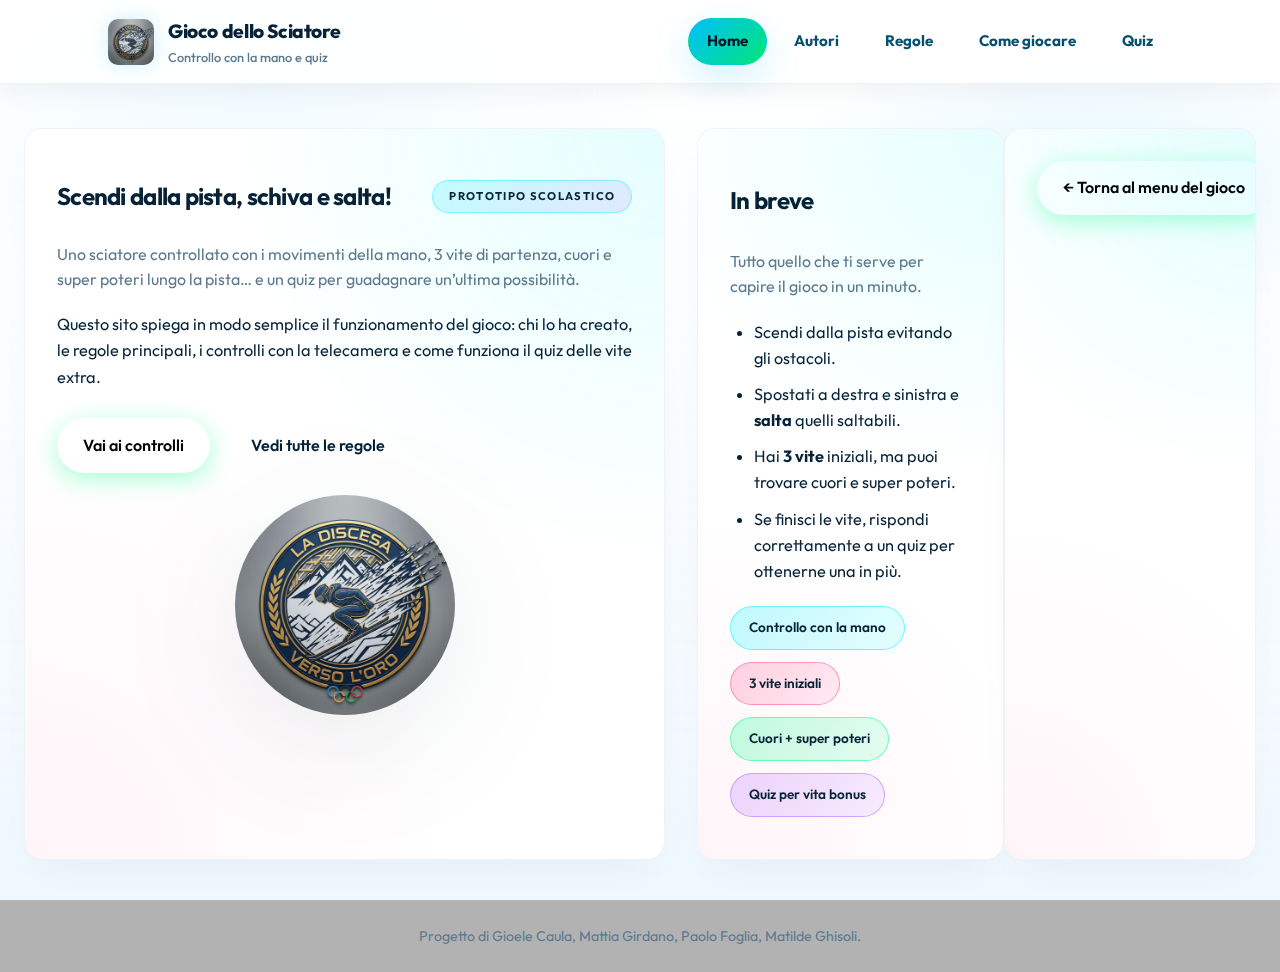
<file: sito/index.html>
<!DOCTYPE html>
<html lang="it">
<head>
  <meta charset="UTF-8" />
  <meta name="viewport" content="width=device-width, initial-scale=1.0" />
  <meta name="description" content="Gioco dello Sciatore - Uno sciatore controllato con i movimenti della mano, 3 vite, cuori e super poteri. Scopri le regole e gioca!" />
  <title>Gioco dello Sciatore – Home</title>
  <link rel="stylesheet" href="styles.css" />
</head>
<body>
  <div class="app-shell">
    <header class="app-header">
      <div class="app-header-inner">
        <div class="brand">
          <img src="./logo-discesa.png" alt="La Discesa verso l'Oro - logo" class="brand-logo" />
          <div>
            <div class="brand-text-main">Gioco dello Sciatore</div>
            <div class="brand-text-sub">Controllo con la mano e quiz</div>
          </div>
        </div>
        <nav class="nav-links">
          <a href="indexSito.html" class="nav-link nav-active">Home</a>
          <a href="autori.html" class="nav-link">Autori</a>
          <a href="regole.html" class="nav-link">Regole</a>
          <a href="come-giocare.html" class="nav-link">Come giocare</a>
          <a href="quiz.html" class="nav-link">Quiz</a>
        </nav>
      </div>
    </header>

    <main class="app-main">
      <div class="page page-hero-layout">
        <section class="card">
          <div class="card-header">
            <div class="card-title-row">
              <h1 class="card-title">Scendi dalla pista, schiva e salta!</h1>
              <span class="card-tag">Prototipo scolastico</span>
            </div>
            <p class="card-subtitle">
              Uno sciatore controllato con i movimenti della mano, 3 vite di partenza,
              cuori e super poteri lungo la pista… e un quiz per guadagnare un’ultima possibilità.
            </p>
          </div>
          <div class="card-body">
            <p>
              Questo sito spiega in modo semplice il funzionamento del gioco:
              chi lo ha creato, le regole principali, i controlli con la telecamera
              e come funziona il quiz delle vite extra.
            </p>
            <div class="hero-actions">
              <a href="come-giocare.html" class="button-primary">
                Vai ai controlli
              </a>
              <a href="regole.html" class="button-ghost">
                Vedi tutte le regole
              </a>
            </div>
            <div class="card-logo">
              <img src="logo-discesa.png" class="large-logo" alt="Logo" />
            </div>
          </div>
        </section>

        

        <section class="card">
          <div class="card-header">
            <div class="card-title-row">
              <h2 class="card-title">In breve</h2>
            </div>
            <p class="card-subtitle text-soft">
              Tutto quello che ti serve per capire il gioco in un minuto.
            </p>
          </div>
          <div class="card-body">
            <ul>
              <li>Scendi dalla pista evitando gli ostacoli.</li>
              <li>Spostati a destra e sinistra e <strong>salta</strong> quelli saltabili.</li>
              <li>Hai <strong>3 vite</strong> iniziali, ma puoi trovare cuori e super poteri.</li>
              <li>
                Se finisci le vite, rispondi correttamente a un quiz per ottenerne una in più.
              </li>
            </ul>
            <div class="badge-row">
              <span class="badge">Controllo con la mano</span>
              <span class="badge">3 vite iniziali</span>
              <span class="badge">Cuori + super poteri</span>
              <span class="badge">Quiz per vita bonus</span>
            </div>
          </div>
        </section>
      </div>
        <section class="card">
          <div class="card-body" style="text-align: center;">
            <a href="../menu.html" class="button-primary">← Torna al menu del gioco</a>
          </div>
        </section>
      </div>
    </main>

    <footer class="app-footer">
      Progetto di Gioele Caula, Mattia Girdano, Paolo Foglia, Matilde Ghisoli.
    </footer>
  </div>
</body>
</html>
</file>
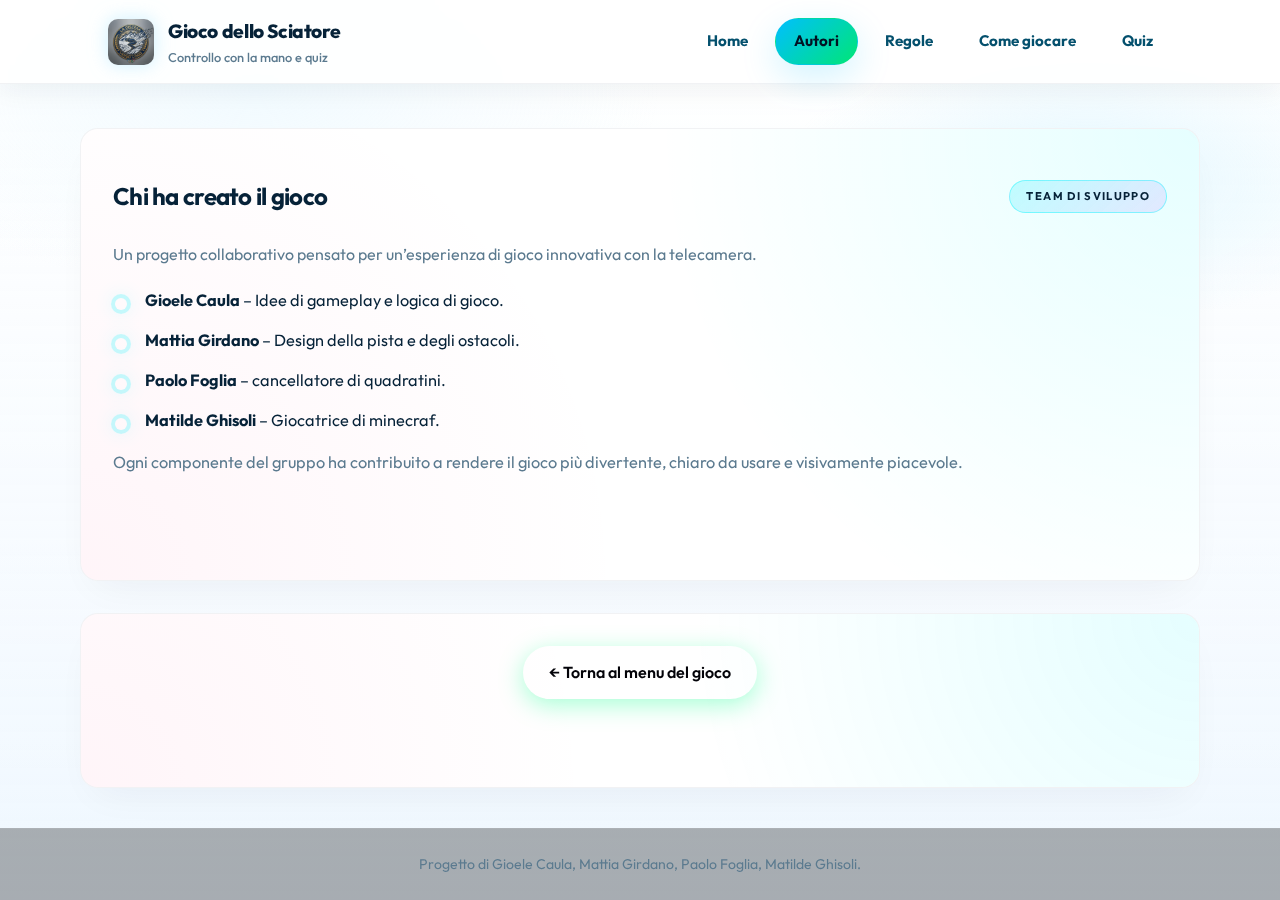
<file: sito/autori.html>
<!DOCTYPE html>
<html lang="it">
<head>
  <meta charset="UTF-8" />
  <title>Gioco dello Sciatore – Autori</title>
  <link rel="stylesheet" href="styles.css" />
</head>
<body>
  <div class="app-shell">
    <header class="app-header">
      <div class="app-header-inner">
        <div class="brand">
          <img src="logo-discesa.png" alt="Logo" class="brand-logo" />
          <div>
            <div class="brand-text-main">Gioco dello Sciatore</div>
            <div class="brand-text-sub">Controllo con la mano e quiz</div>
          </div>
        </div>
        <nav class="nav-links">
          <a href="index.html" class="nav-link">Home</a>
          <a href="autori.html" class="nav-link nav-active">Autori</a>
          <a href="regole.html" class="nav-link">Regole</a>
          <a href="come-giocare.html" class="nav-link">Come giocare</a>
          <a href="quiz.html" class="nav-link">Quiz</a>
        </nav>
      </div>
    </header>

    <main class="app-main">
      <div class="page">
        <section class="card">
          <div class="card-header">
            <div class="card-title-row">
              <h1 class="card-title">Chi ha creato il gioco</h1>
              <span class="card-tag">Team di sviluppo</span>
            </div>
            <p class="card-subtitle text-soft">
              Un progetto collaborativo pensato per un’esperienza di gioco innovativa con la telecamera.
            </p>
          </div>
          <div class="card-body">
            <ul class="timeline">
              <li class="timeline-item"><strong>Gioele Caula</strong> – Idee di gameplay e logica di gioco.</li>
              <li class="timeline-item"><strong>Mattia Girdano</strong> – Design della pista e degli ostacoli.</li>
              <li class="timeline-item"><strong>Paolo Foglia</strong> – cancellatore di quadratini.</li>
              <li class="timeline-item"><strong>Matilde Ghisoli</strong> – Giocatrice di minecraf.</li>
            </ul>
            <p style="margin-top: 16px;" class="text-soft">
              Ogni componente del gruppo ha contribuito a rendere il gioco più divertente,
              chiaro da usare e visivamente piacevole.
            </p>
          </div>
        </section>
        <section class="card">
          <div class="card-body" style="text-align: center;">
            <a href="../menu.html" class="button-primary">← Torna al menu del gioco</a>
          </div>
        </section>
      </div>
    </main>

    <footer class="app-footer">
      Progetto di Gioele Caula, Mattia Girdano, Paolo Foglia, Matilde Ghisoli.
    </footer>
  </div>
</body>
</html>
</file>
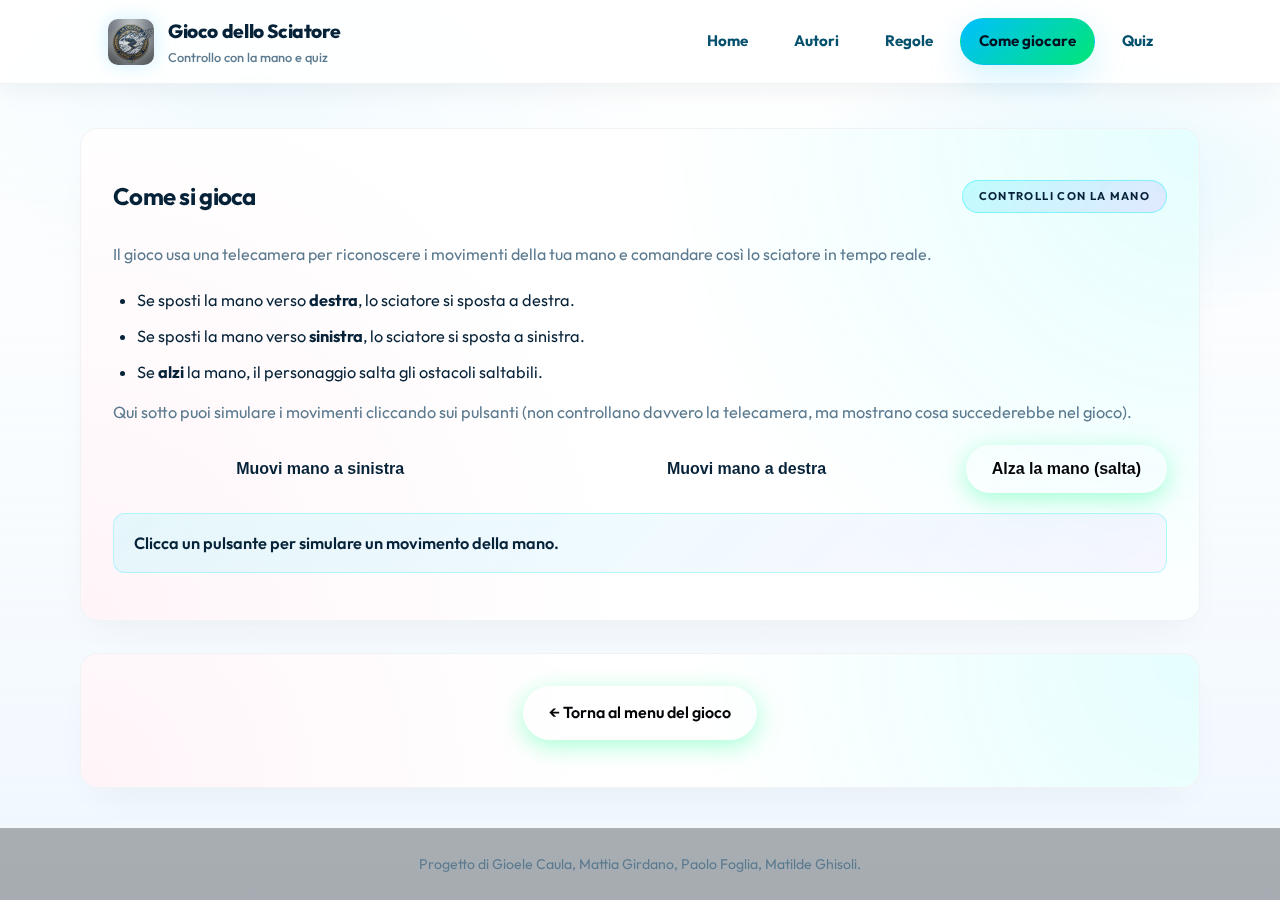
<file: sito/come-giocare.html>
<!DOCTYPE html>
<html lang="it">
<head>
  <meta charset="UTF-8" />
  <title>Gioco dello Sciatore – Come giocare</title>
  <link rel="stylesheet" href="styles.css" />
</head>
<body>
  <div class="app-shell">
    <header class="app-header">
      <div class="app-header-inner">
        <div class="brand">
          <img src="logo-discesa.png" alt="Logo" class="brand-logo" />
          <div>
            <div class="brand-text-main">Gioco dello Sciatore</div>
            <div class="brand-text-sub">Controllo con la mano e quiz</div>
          </div>
        </div>
        <nav class="nav-links">
          <a href="index.html" class="nav-link">Home</a>
          <a href="autori.html" class="nav-link">Autori</a>
          <a href="regole.html" class="nav-link">Regole</a>
          <a href="come-giocare.html" class="nav-link nav-active">Come giocare</a>
          <a href="quiz.html" class="nav-link">Quiz</a>
        </nav>
      </div>
    </header>

    <main class="app-main">
      <div class="page">
        <section class="card">
          <div class="card-header">
            <div class="card-title-row">
              <h1 class="card-title">Come si gioca</h1>
              <span class="card-tag">Controlli con la mano</span>
            </div>
            <p class="card-subtitle text-soft">
              Il gioco usa una telecamera per riconoscere i movimenti della tua mano
              e comandare così lo sciatore in tempo reale.
            </p>
          </div>
          <div class="card-body">
            <ul>
              <li>Se sposti la mano verso <strong>destra</strong>, lo sciatore si sposta a destra.</li>
              <li>Se sposti la mano verso <strong>sinistra</strong>, lo sciatore si sposta a sinistra.</li>
              <li>Se <strong>alzi</strong> la mano, il personaggio salta gli ostacoli saltabili.</li>
            </ul>

            <p style="margin-top: 14px;" class="text-soft">
              Qui sotto puoi simulare i movimenti cliccando sui pulsanti
              (non controllano davvero la telecamera, ma mostrano cosa succederebbe nel gioco).
            </p>

            <div class="controls-row">
              <button type="button" class="button-ghost" id="ctrl-sx">Muovi mano a sinistra</button>
              <button type="button" class="button-ghost" id="ctrl-dx">Muovi mano a destra</button>
              <button type="button" class="button-primary" id="ctrl-salto">Alza la mano (salta)</button>
            </div>

            <div class="state-text" id="ctrl-state">
              Clicca un pulsante per simulare un movimento della mano.
            </div>
          </div>
        </section>
        <section class="card">
          <div class="card-body" style="text-align: center;">
            <a href="../menu.html" class="button-primary">← Torna al menu del gioco</a>
          </div>
        </section>
      </div>
    </main>

    <footer class="app-footer">
      Progetto di Gioele Caula, Mattia Girdano, Paolo Foglia, Matilde Ghisoli.
    </footer>
  </div>

  <script>
    const state = document.getElementById("ctrl-state");
    document.getElementById("ctrl-sx").addEventListener("click", () => {
      state.textContent =
        "Hai mosso la mano a SINISTRA → lo sciatore si sposta verso sinistra!";
    });
    document.getElementById("ctrl-dx").addEventListener("click", () => {
      state.textContent =
        "Hai mosso la mano a DESTRA → lo sciatore si sposta verso destra!";
    });
    document.getElementById("ctrl-salto").addEventListener("click", () => {
      state.textContent =
        "Hai alzato la mano → lo sciatore SALTA gli ostacoli saltabili!";
    });
  </script>
</body>
</html>
</file>
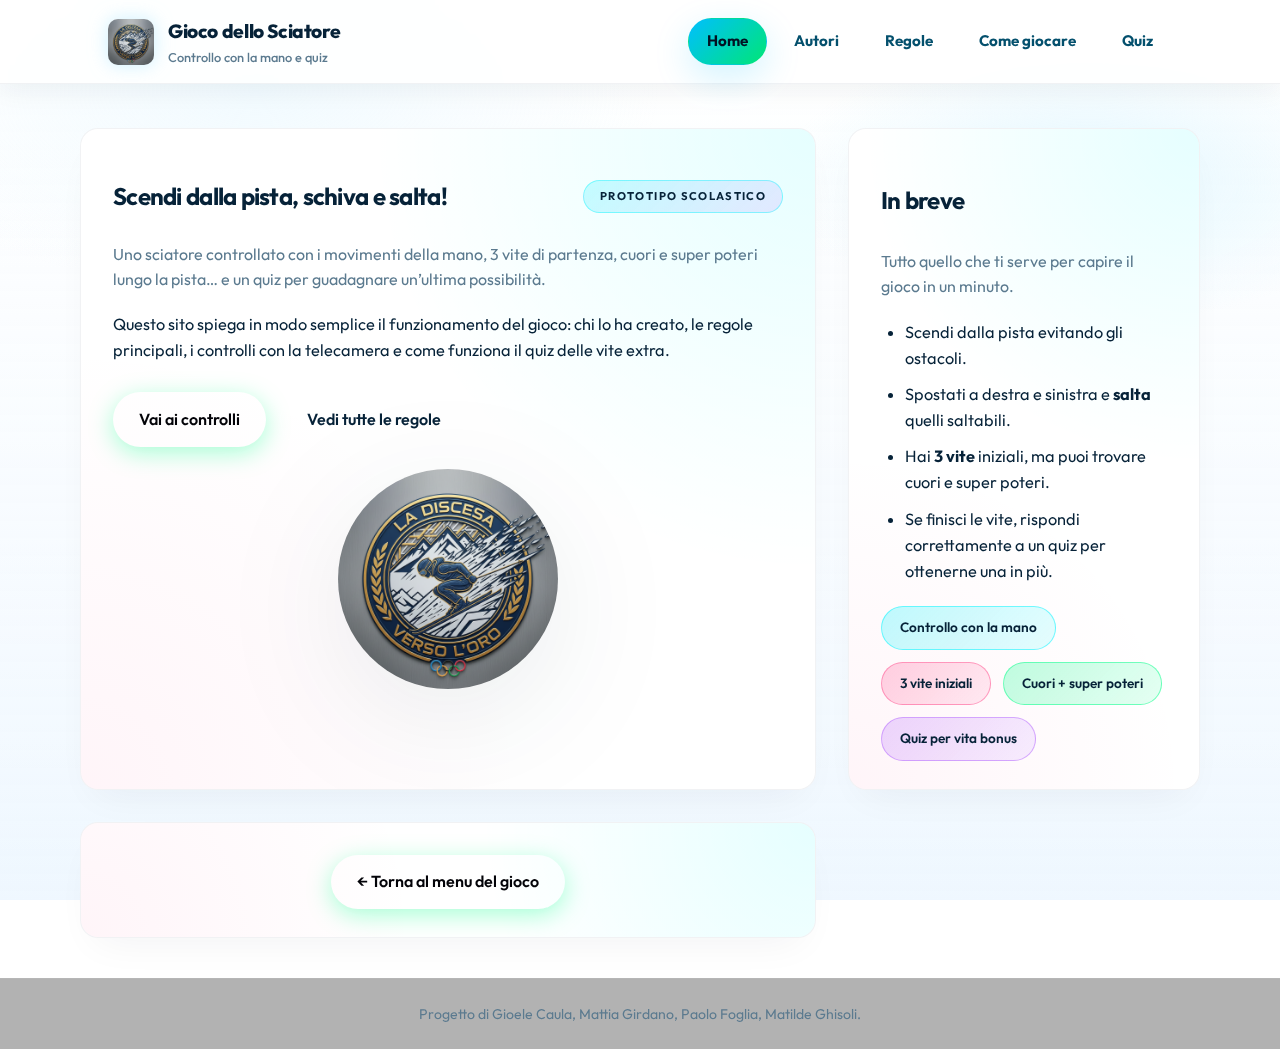
<file: sito/indexSito.html>
<!DOCTYPE html>
<html lang="it">
<head>
  <meta charset="UTF-8" />
  <meta name="viewport" content="width=device-width, initial-scale=1.0" />
  <meta name="description" content="Gioco dello Sciatore - Uno sciatore controllato con i movimenti della mano, 3 vite, cuori e super poteri. Scopri le regole e gioca!" />
  <title>Gioco dello Sciatore – Home</title>
  <link rel="stylesheet" href="styles.css" />
</head>
<body>
  <div class="app-shell">
    <header class="app-header">
      <div class="app-header-inner">
        <div class="brand">
          <img src="logo-discesa.png" alt="Logo" class="brand-logo" />
          <div>
            <div class="brand-text-main">Gioco dello Sciatore</div>
            <div class="brand-text-sub">Controllo con la mano e quiz</div>
          </div>
        </div>
        <nav class="nav-links">
          <a href="index.html" class="nav-link nav-active">Home</a>
          <a href="autori.html" class="nav-link">Autori</a>
          <a href="regole.html" class="nav-link">Regole</a>
          <a href="come-giocare.html" class="nav-link">Come giocare</a>
          <a href="quiz.html" class="nav-link">Quiz</a>
        </nav>
      </div>
    </header>

    <main class="app-main">
      <div class="page page-hero-layout">
        <section class="card">
          <div class="card-header">
            <div class="card-title-row">
              <h1 class="card-title">Scendi dalla pista, schiva e salta!</h1>
              <span class="card-tag">Prototipo scolastico</span>
            </div>
            <p class="card-subtitle">
              Uno sciatore controllato con i movimenti della mano, 3 vite di partenza,
              cuori e super poteri lungo la pista… e un quiz per guadagnare un’ultima possibilità.
            </p>
          </div>
          <div class="card-body">
            <p>
              Questo sito spiega in modo semplice il funzionamento del gioco:
              chi lo ha creato, le regole principali, i controlli con la telecamera
              e come funziona il quiz delle vite extra.
            </p>
            <div class="hero-actions">
              <a href="come-giocare.html" class="button-primary">
                Vai ai controlli
              </a>
              <a href="regole.html" class="button-ghost">
                Vedi tutte le regole
              </a>
            </div>
            <div class="card-logo">
              <img src="logo-discesa.png" class="large-logo" alt="Logo" />
            </div>
          </div>
        </section>

        

        <section class="card">
          <div class="card-header">
            <div class="card-title-row">
              <h2 class="card-title">In breve</h2>
            </div>
            <p class="card-subtitle text-soft">
              Tutto quello che ti serve per capire il gioco in un minuto.
            </p>
          </div>
          <div class="card-body">
            <ul>
              <li>Scendi dalla pista evitando gli ostacoli.</li>
              <li>Spostati a destra e sinistra e <strong>salta</strong> quelli saltabili.</li>
              <li>Hai <strong>3 vite</strong> iniziali, ma puoi trovare cuori e super poteri.</li>
              <li>
                Se finisci le vite, rispondi correttamente a un quiz per ottenerne una in più.
              </li>
            </ul>
            <div class="badge-row">
              <span class="badge">Controllo con la mano</span>
              <span class="badge">3 vite iniziali</span>
              <span class="badge">Cuori + super poteri</span>
              <span class="badge">Quiz per vita bonus</span>
            </div>
          </div>
        </section>
        <section class="card">
          <div class="card-body" style="text-align: center;">
            <a href="../menu.html" class="button-primary">← Torna al menu del gioco</a>
          </div>
        </section>
      </div>
    </main>

    <footer class="app-footer">
      Progetto di Gioele Caula, Mattia Girdano, Paolo Foglia, Matilde Ghisoli.
    </footer>
  </div>
</body>
</html>
</file>
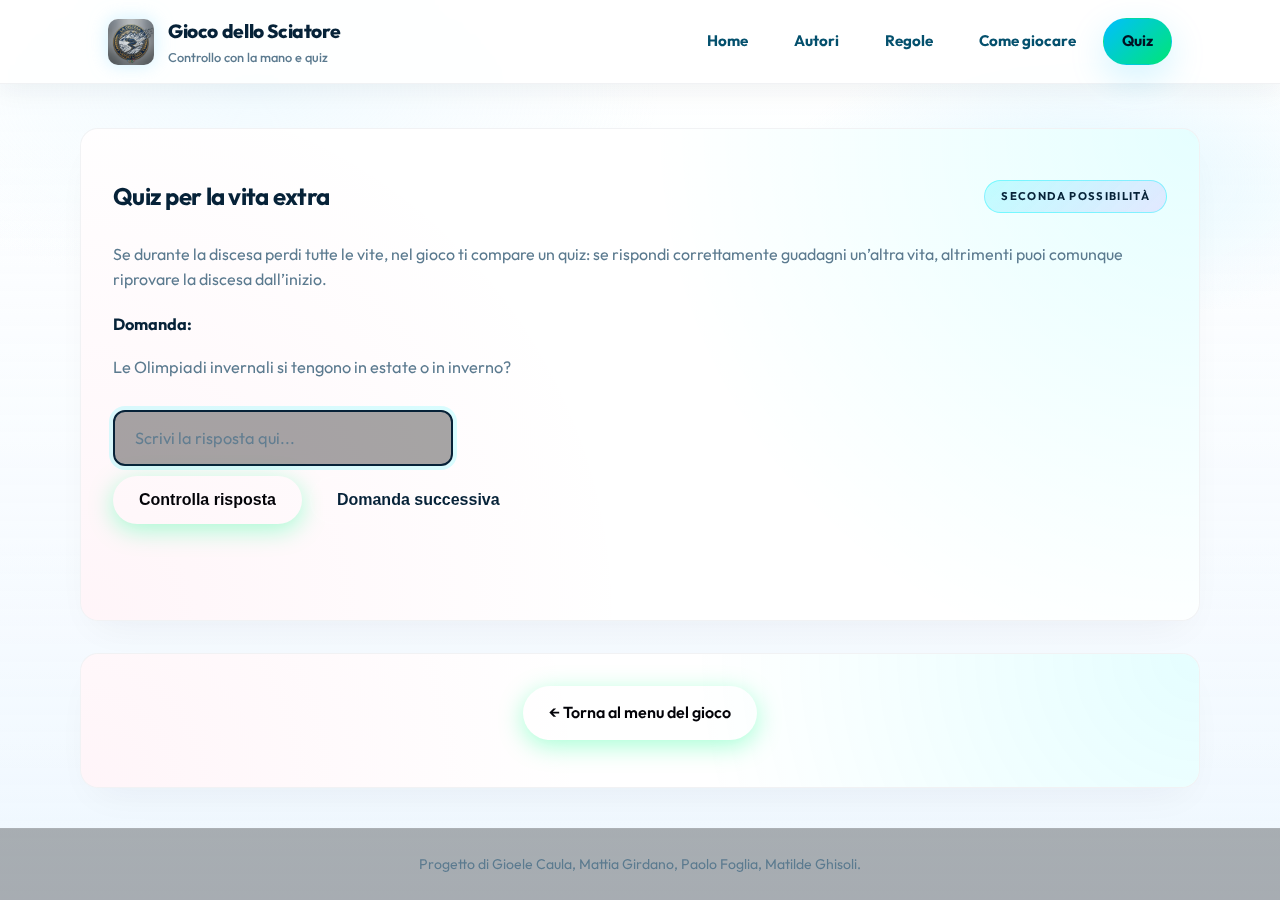
<file: sito/quiz.html>
<!DOCTYPE html>
<html lang="it">
<head>
  <meta charset="UTF-8" />
  <title>Gioco dello Sciatore – Quiz vita extra</title>
  <link rel="stylesheet" href="styles.css" />
</head>
<body>
  <div class="app-shell">
    <header class="app-header">
      <div class="app-header-inner">
        <div class="brand">
          <img src="logo-discesa.png" alt="Logo" class="brand-logo" />
          <div>
            <div class="brand-text-main">Gioco dello Sciatore</div>
            <div class="brand-text-sub">Controllo con la mano e quiz</div>
          </div>
        </div>
        <nav class="nav-links">
          <a href="index.html" class="nav-link">Home</a>
          <a href="autori.html" class="nav-link">Autori</a>
          <a href="regole.html" class="nav-link">Regole</a>
          <a href="come-giocare.html" class="nav-link">Come giocare</a>
          <a href="quiz.html" class="nav-link nav-active">Quiz</a>
        </nav>
      </div>
    </header>

    <main class="app-main">
      <div class="page">
        <section class="card">
          <div class="card-header">
            <div class="card-title-row">
              <h1 class="card-title">Quiz per la vita extra</h1>
              <span class="card-tag">Seconda possibilità</span>
            </div>
            <p class="card-subtitle text-soft">
              Se durante la discesa perdi tutte le vite, nel gioco ti compare un quiz:
              se rispondi correttamente guadagni un’altra vita, altrimenti puoi comunque
              riprovare la discesa dall’inizio.
            </p>
          </div>
          <div class="card-body">
            <p><strong>Domanda:</strong></p>
            <p id="quiz-question" class="text-soft">Caricamento domanda...</p>
            <input
              type="text"
              id="quiz-answer"
              class="quiz-input"
              placeholder="Scrivi la risposta qui..."
            />
            <div class="hero-actions" style="margin-top: 10px; gap:8px;">
              <button type="button" class="button-primary" id="quiz-check">
                Controlla risposta
              </button>
              <button type="button" class="button-ghost" id="quiz-next">
                Domanda successiva
              </button>
            </div>
            <div id="quiz-result" class="quiz-result"></div>
          </div>
        </section>
        <section class="card">
          <div class="card-body" style="text-align: center;">
            <a href="../menu.html" class="button-primary">← Torna al menu del gioco</a>
          </div>
        </section>
      </div>
    </main>

    <footer class="app-footer">
      Progetto di Gioele Caula, Mattia Girdano, Paolo Foglia, Matilde Ghisoli.
    </footer>
  </div>

  <script src="quiz.js"></script>
</body>
</html>
</file>
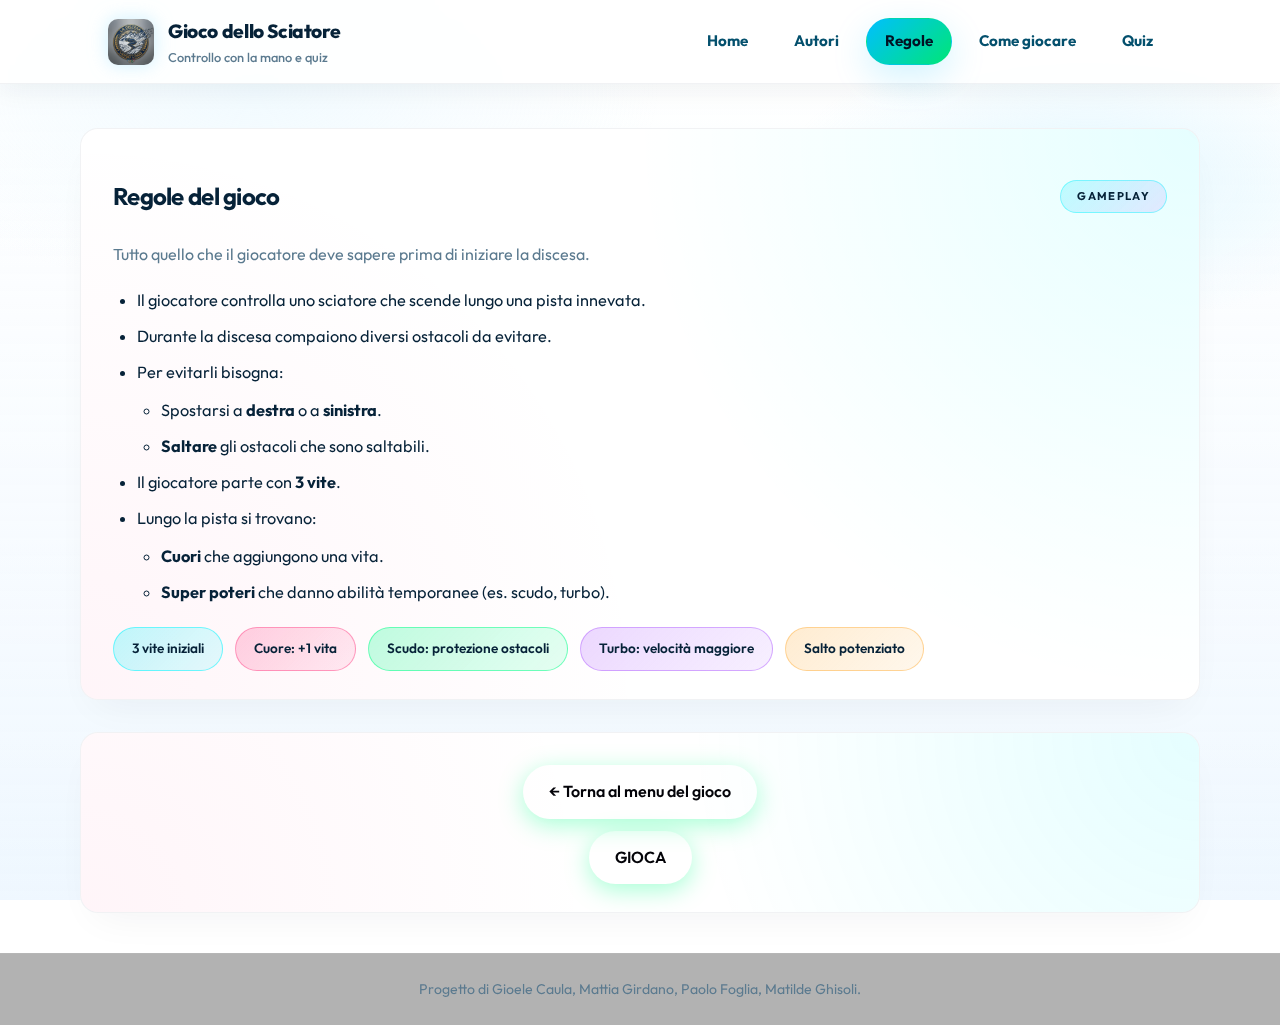
<file: sito/regole.html>
<!DOCTYPE html>
<html lang="it">
<head>
  <meta charset="UTF-8" />
  <title>Gioco dello Sciatore – Regole</title>
  <link rel="stylesheet" href="styles.css" />
</head>
<body>
  <div class="app-shell">
    <header class="app-header">
      <div class="app-header-inner">
        <div class="brand">
          <img src="logo-discesa.png" alt="Logo" class="brand-logo" />
          <div>
            <div class="brand-text-main">Gioco dello Sciatore</div>
            <div class="brand-text-sub">Controllo con la mano e quiz</div>
          </div>
        </div>
        <nav class="nav-links">
          <a href="index.html" class="nav-link">Home</a>
          <a href="autori.html" class="nav-link">Autori</a>
          <a href="regole.html" class="nav-link nav-active">Regole</a>
          <a href="come-giocare.html" class="nav-link">Come giocare</a>
          <a href="quiz.html" class="nav-link">Quiz</a>
        </nav>
      </div>
    </header>

    <main class="app-main">
      <div class="page">
        <section class="card">
          <div class="card-header">
            <div class="card-title-row">
              <h1 class="card-title">Regole del gioco</h1>
              <span class="card-tag">Gameplay</span>
            </div>
            <p class="card-subtitle text-soft">
              Tutto quello che il giocatore deve sapere prima di iniziare la discesa.
            </p>
          </div>
          <div class="card-body">
            <ul>
              <li>Il giocatore controlla uno sciatore che scende lungo una pista innevata.</li>
              <li>Durante la discesa compaiono diversi ostacoli da evitare.</li>
              <li>Per evitarli bisogna:
                <ul>
                  <li>Spostarsi a <strong>destra</strong> o a <strong>sinistra</strong>.</li>
                  <li><strong>Saltare</strong> gli ostacoli che sono saltabili.</li>
                </ul>
              </li>
              <li>Il giocatore parte con <strong>3 vite</strong>.</li>
              <li>Lungo la pista si trovano:
                <ul>
                  <li><strong>Cuori</strong> che aggiungono una vita.</li>
                  <li><strong>Super poteri</strong> che danno abilità temporanee (es. scudo, turbo).</li>
                </ul>
              </li>
            </ul>

            <div class="badge-row">
              <span class="badge">3 vite iniziali</span>
              <span class="badge">Cuore: +1 vita</span>
              <span class="badge">Scudo: protezione ostacoli</span>
              <span class="badge">Turbo: velocità maggiore</span>
              <span class="badge">Salto potenziato</span>
            </div>
          </div>
        </section>
        <section class="card">
            <div class="card-body" style="text-align: center; display:flex; flex-direction:column; gap:12px; align-items:center;">
              <a href="../menu.html" class="button-primary">← Torna al menu del gioco</a>
              <a href="../personaggi.html" class="button-primary">GIOCA</a>
            </div>
        </section>
      </div>
    </main>

    <footer class="app-footer">
      Progetto di Gioele Caula, Mattia Girdano, Paolo Foglia, Matilde Ghisoli.
    </footer>
  </div>
</body>
</html>
</file>
<file: sito/styles.css>
/* ===== FONT ===== */
@import url("https://fonts.googleapis.com/css2?family=Outfit:wght@400;500;600;700;800&display=swap");

/* ===== VARIABILI MODERNE E COLORATE ===== */
:root {
  --bg-base: #ffffff;
  --bg-gradient: linear-gradient(180deg, #ffffff 0%, #f7fbff 60%, #eef7ff 100%);
  --card-bg: rgba(255, 255, 255, 0.98);
  --card-border: rgba(10, 40, 60, 0.06);
  --text-main: #062238;
  --text-soft: #5b7a8f;

  /* Palette invernale chiara */
  --snow: #ffffff;
  --ice-blue: #dff6ff;
  --pale-blue: #cfeefb;
  --steel: #9fb6c8;
  --accent: #6fc7e6;

  --glow-ice: 0 0 18px rgba(174, 232, 255, 0.6);
  --shadow-card: 0 18px 40px -16px rgba(6, 34, 56, 0.06);
  --radius: 18px;
  --radius-sm: 12px;
  --pill: 999px;
}

*,
*::before,
*::after {
  box-sizing: border-box;
}

body {
  margin: 0;
  min-height: 100vh;
  font-family: "Outfit", system-ui, sans-serif;
  background: var(--bg-gradient);
  background-attachment: fixed;
  color: var(--text-main);
  display: flex;
  flex-direction: column;
  line-height: 1.6;
}

/* Sfondo con blob colorati */
body::before {
  content: "";
  position: fixed;
  inset: 0;
  background:
    radial-gradient(ellipse 70% 50% at 20% 10%, rgba(240, 250, 255, 0.9), transparent 45%),
    radial-gradient(ellipse 60% 40% at 85% 20%, rgba(223, 246, 255, 0.85), transparent 40%),
    linear-gradient(180deg, rgba(255,255,255,0.6), rgba(240,248,255,0.4));
  pointer-events: none;
  z-index: 0;
}

.app-shell {
  min-height: 100vh;
  display: flex;
  flex-direction: column;
  position: relative;
  z-index: 1;
}

/* ===== HEADER ===== */
.app-header {
  position: sticky;
  top: 0;
  z-index: 20;
  backdrop-filter: blur(8px);
  -webkit-backdrop-filter: blur(8px);
  background: rgba(255, 255, 255, 0.85);
  border-bottom: 1px solid rgba(10, 40, 60, 0.06);
  box-shadow: 0 6px 24px rgba(6, 34, 56, 0.06);
}

.app-header-inner {
  max-width: 1120px;
  margin: 0 auto;
  padding: 16px 28px;
  display: flex;
  align-items: center;
  justify-content: space-between;
  gap: 20px;
}

.brand {
  display: flex;
  align-items: center;
  gap: 14px;
}

.brand-logo {
  width: 46px;
  height: 46px;
  border-radius: 10px;
  background: linear-gradient(180deg, var(--snow) 0%, var(--ice-blue) 100%);
  box-shadow: var(--glow-ice);
}

img.brand-logo {
  width: 46px;
  height: 46px;
  object-fit: cover;
  display: block;
  border-radius: 10px;
  box-shadow: var(--glow-ice);
}

@keyframes logo-glow {
  0%, 100% { box-shadow: 0 0 20px rgba(0, 245, 255, 0.5); }
  50% { box-shadow: 0 0 40px rgba(0, 245, 255, 0.8), 0 0 60px rgba(179, 102, 255, 0.3); }
}

.brand-text-main {
  font-weight: 800;
  font-size: 1.2rem;
  letter-spacing: -0.02em;
  color: var(--text-main);
}

@keyframes gradient-shift {
  0%, 100% { background-position: 0% center; }
  50% { background-position: 100% center; }
}

.brand-text-sub {
  font-size: 0.8rem;
  color: var(--text-soft);
  font-weight: 500;
}

.nav-links {
  display: flex;
  flex-wrap: wrap;
  gap: 8px;
}

.nav-link {
  text-decoration: none;
  font-size: 0.95rem;
  font-weight: 700;
  padding: 10px 18px;
  border-radius: var(--pill);
  border: 1px solid transparent;
  color: #04506d; /* più deciso rispetto a var(--text-soft) */
  background: transparent;
  transition: background 220ms ease, color 220ms ease, transform 220ms ease, box-shadow 220ms ease;
}

.nav-link:hover {
  color: #fff;
  background: linear-gradient(90deg, #00c8ff 0%, #00ffa0 100%);
  border-color: rgba(0, 200, 255, 0.35);
  transform: translateY(-3px) scale(1.02);
  box-shadow: 0 10px 30px rgba(0, 200, 255, 0.12);
}

.nav-link.nav-active {
  color: #021223;
  background: linear-gradient(135deg, #00bfff 0%, #00e676 100%);
  border-color: transparent;
  box-shadow: 0 12px 36px rgba(0, 191, 255, 0.18);
}

/* ===== MAIN ===== */
.app-main {
  flex: 1;
  display: flex;
  justify-content: center;
  padding: 44px 24px 40px;
}

.page {
  width: 100%;
  max-width: 1120px;
  display: grid;
  gap: 32px;
}

.page-hero-layout {
  display: grid;
  grid-template-columns: minmax(0, 2.3fr) minmax(0, 1.1fr);
  gap: 32px;
}

@media (max-width: 840px) {
  .page-hero-layout {
    grid-template-columns: 1fr;
  }
}

/* ===== CARD ===== */
.card {
  background: var(--card-bg);
  border-radius: var(--radius);
  border: 1px solid var(--card-border);
  box-shadow: var(--shadow-card);
  padding: 32px 32px 28px;
  position: relative;
  overflow: hidden;
  backdrop-filter: blur(12px);
  transition: transform 0.35s ease, box-shadow 0.35s ease, border-color 0.35s ease;
}

.card:hover {
  transform: translateY(-4px);
  box-shadow: 0 30px 70px -20px rgba(0, 0, 0, 0.5), 0 0 40px rgba(0, 245, 255, 0.06);
  border-color: rgba(0, 245, 255, 0.15);
}

.card::before {
  content: "";
  position: absolute;
  inset: 0;
  background:
    radial-gradient(circle at 100% 0%, rgba(0, 245, 255, 0.1), transparent 45%),
    radial-gradient(circle at 0% 100%, rgba(255, 77, 141, 0.06), transparent 45%);
  pointer-events: none;
}

.card-header {
  margin-bottom: 20px;
  position: relative;
  z-index: 1;
}

.card-title-row {
  display: flex;
  align-items: center;
  justify-content: space-between;
  gap: 16px;
  flex-wrap: wrap;
}

.card-title {
  font-size: 1.5rem;
  font-weight: 700;
  letter-spacing: -0.03em;
}

.card-tag {
  font-size: 0.7rem;
  font-weight: 700;
  text-transform: uppercase;
  letter-spacing: 0.12em;
  padding: 7px 16px;
  border-radius: var(--pill);
  background: linear-gradient(135deg, rgba(0, 245, 255, 0.2), rgba(179, 102, 255, 0.15));
  border: 1px solid rgba(0, 245, 255, 0.4);
  color: var(--cyan);
}

.card-subtitle {
  font-size: 1rem;
  color: var(--text-soft);
  margin-top: 10px;
  line-height: 1.55;
}

.card-body {
  position: relative;
  z-index: 1;
  font-size: 1.02rem;
  color: var(--text-main);
}

/* ===== PULSANTI ===== */
.hero-actions {
  margin-top: 28px;
  display: flex;
  flex-wrap: wrap;
  gap: 14px;
}

.button-primary,
.button-ghost {
  display: inline-flex;
  align-items: center;
  justify-content: center;
  gap: 10px;
  font-size: 1rem;
  font-weight: 600;
  padding: 14px 26px;
  border-radius: var(--pill);
  border: none;
  cursor: pointer;
  text-decoration: none;
  transition: all 0.3s cubic-bezier(0.34, 1.56, 0.64, 1);
  white-space: nowrap;
}

.button-primary {
  background: linear-gradient(135deg, var(--cyan), var(--green));
  color: #030308;
  box-shadow: 0 6px 24px rgba(0, 255, 136, 0.35);
}

.button-primary:hover {
  transform: translateY(-3px) scale(1.03);
  box-shadow: var(--glow-green);
}

.button-ghost {
  background: rgba(255, 255, 255, 0.05);
  border: 1px solid rgba(255, 255, 255, 0.15);
  color: var(--text-main);
}

.button-ghost:hover {
  background: rgba(0, 245, 255, 0.08);
  border-color: var(--cyan);
  color: var(--cyan);
}

/* ===== LISTE E BADGE ===== */
.text-soft {
  color: var(--text-soft);
}

ul {
  padding-left: 24px;
  margin: 12px 0 0;
}

li + li {
  margin-top: 10px;
}

.badge-row {
  display: flex;
  flex-wrap: wrap;
  gap: 12px;
  margin-top: 22px;
}

.badge {
  padding: 10px 18px;
  border-radius: var(--pill);
  font-size: 0.85rem;
  font-weight: 600;
  border: 1px solid transparent;
  transition: transform 0.25s ease, box-shadow 0.25s ease;
}

.badge:hover {
  transform: scale(1.08);
}

.badge:nth-child(1) {
  background: linear-gradient(135deg, rgba(0, 245, 255, 0.25), rgba(0, 245, 255, 0.1));
  border-color: rgba(0, 245, 255, 0.5);
  color: var(--cyan);
}

.badge:nth-child(2) {
  background: linear-gradient(135deg, rgba(255, 77, 141, 0.25), rgba(255, 77, 141, 0.1));
  border-color: rgba(255, 77, 141, 0.5);
  color: var(--magenta);
}

.badge:nth-child(3) {
  background: linear-gradient(135deg, rgba(0, 255, 136, 0.25), rgba(0, 255, 136, 0.1));
  border-color: rgba(0, 255, 136, 0.5);
  color: var(--green);
}

.badge:nth-child(4) {
  background: linear-gradient(135deg, rgba(179, 102, 255, 0.25), rgba(179, 102, 255, 0.1));
  border-color: rgba(179, 102, 255, 0.5);
  color: var(--purple);
}

.badge:nth-child(5) {
  background: linear-gradient(135deg, rgba(255, 179, 71, 0.25), rgba(255, 179, 71, 0.1));
  border-color: rgba(255, 179, 71, 0.5);
  color: var(--orange);
}

.badge:nth-child(n+6) {
  background: rgba(255, 255, 255, 0.06);
  border-color: rgba(255, 255, 255, 0.2);
  color: var(--text-main);
}

/* ===== TIMELINE / AUTORI ===== */
.timeline {
  list-style: none;
  padding-left: 0;
  margin: 18px 0 0;
}

.timeline-item {
  position: relative;
  padding-left: 32px;
  margin: 14px 0;
}

.timeline-item::before {
  content: "";
  position: absolute;
  left: 2px;
  top: 11px;
  width: 12px;
  height: 12px;
  border-radius: 50%;
  background: linear-gradient(135deg, var(--cyan), var(--purple));
  box-shadow: 0 0 0 4px rgba(0, 245, 255, 0.2), 0 0 20px rgba(0, 245, 255, 0.3);
}

/* ===== CONTROLLI SIMULATI ===== */
.controls-row {
  display: flex;
  flex-wrap: wrap;
  gap: 12px;
  margin-top: 20px;
}

.controls-row .button-ghost {
  flex: 1;
  min-width: 150px;
}

.state-text {
  margin-top: 20px;
  min-height: 28px;
  font-weight: 600;
  padding: 16px 20px;
  border-radius: var(--radius-sm);
  background: linear-gradient(135deg, rgba(0, 245, 255, 0.1), rgba(179, 102, 255, 0.06));
  border: 1px solid rgba(0, 245, 255, 0.25);
  color: var(--cyan);
}

/* ===== QUIZ ===== */
.quiz-input {
  margin-top: 14px;
  width: 100%;
  max-width: 340px;
  padding: 16px 20px;
  border-radius: var(--radius-sm);
  border: 2px solid rgba(255, 255, 255, 0.12);
  background: rgba(0, 0, 0, 0.25);
  color: var(--text-main);
  font-size: 1.02rem;
  font-family: inherit;
  transition: all 0.3s ease;
}

.quiz-input::placeholder {
  color: var(--text-soft);
  opacity: 0.9;
}

.quiz-input:focus {
  outline: none;
  border-color: var(--cyan);
  box-shadow: 0 0 0 4px rgba(0, 245, 255, 0.15);
  background: rgba(0, 0, 0, 0.35);
}

.quiz-result {
  margin-top: 20px;
  font-weight: 600;
  font-size: 1.05rem;
  padding: 14px 0;
}

.quiz-ok {
  color: var(--green);
  text-shadow: 0 0 30px rgba(0, 255, 136, 0.5);
}

.quiz-ko {
  color: var(--magenta);
  text-shadow: 0 0 30px rgba(255, 77, 141, 0.35);
}

/* ===== HERO LOGO CENTRALE ===== */
.hero-logo {
  display: flex;
  justify-content: center;
  align-items: center;
  margin: 18px 0;
}

.large-logo {
  width: 88px;
  height: 88px;
  border-radius: 50%;
  object-fit: cover;
  display: block;
  filter: drop-shadow(0 18px 36px rgba(6, 34, 56, 0.06));
}

@media (max-width: 840px) {
  .large-logo {
    width: 72px;
    height: 72px;
  }
}

@media (min-width: 1400px) {
  .large-logo {
    width: 112px;
    height: 112px;
  }
}

/* Small header logo variant to avoid unstyled large images on other pages */
.site-logo {
  width: 56px;
  height: 56px;
  border-radius: 50%;
  object-fit: cover;
  display: block;
}

/* Homepage: logo più grande e centrato su tutta la larghezza */
.hero-logo.hero-home {
  grid-column: 1 / -1;
  justify-content: center;
  margin: 28px 0;
}

.hero-logo.hero-home .large-logo {
  width: 220px;
  height: 220px;
  border-radius: 50%;
  object-fit: cover;
  filter: drop-shadow(0 30px 60px rgba(6, 34, 56, 0.08));
}

@media (max-width: 840px) {
  .hero-logo.hero-home .large-logo {
    width: 140px;
    height: 140px;
  }
}

@media (min-width: 1400px) {
  .hero-logo.hero-home .large-logo {
    width: 260px;
    height: 260px;
  }
}

/* Logo dentro la prima card (homepage) */
.card-logo {
  display: flex;
  justify-content: center;
  margin-top: 22px;
}

.card-logo .large-logo {
  width: 220px;
  height: 220px;
  border-radius: 50%;
  object-fit: cover;
  filter: drop-shadow(0 30px 60px rgba(6, 34, 56, 0.08));
}

@media (max-width: 840px) {
  .card-logo .large-logo {
    width: 140px;
    height: 140px;
  }
}

@media (min-width: 1400px) {
  .card-logo .large-logo {
    width: 260px;
    height: 260px;
  }
}

/* ===== FOOTER ===== */
.app-footer {
  padding: 24px 28px;
  text-align: center;
  font-size: 0.88rem;
  color: var(--text-soft);
  background: rgba(0, 0, 0, 0.3);
  border-top: 1px solid rgba(255, 255, 255, 0.05);
}

/* ===== RESPONSIVE ===== */
@media (max-width: 620px) {
  .app-header-inner {
    flex-direction: column;
    align-items: stretch;
  }

  .nav-links {
    justify-content: center;
  }

  .card {
    padding: 24px 22px;
  }

  .button-primary,
  .button-ghost {
    width: 100%;
  }
}
</file>
